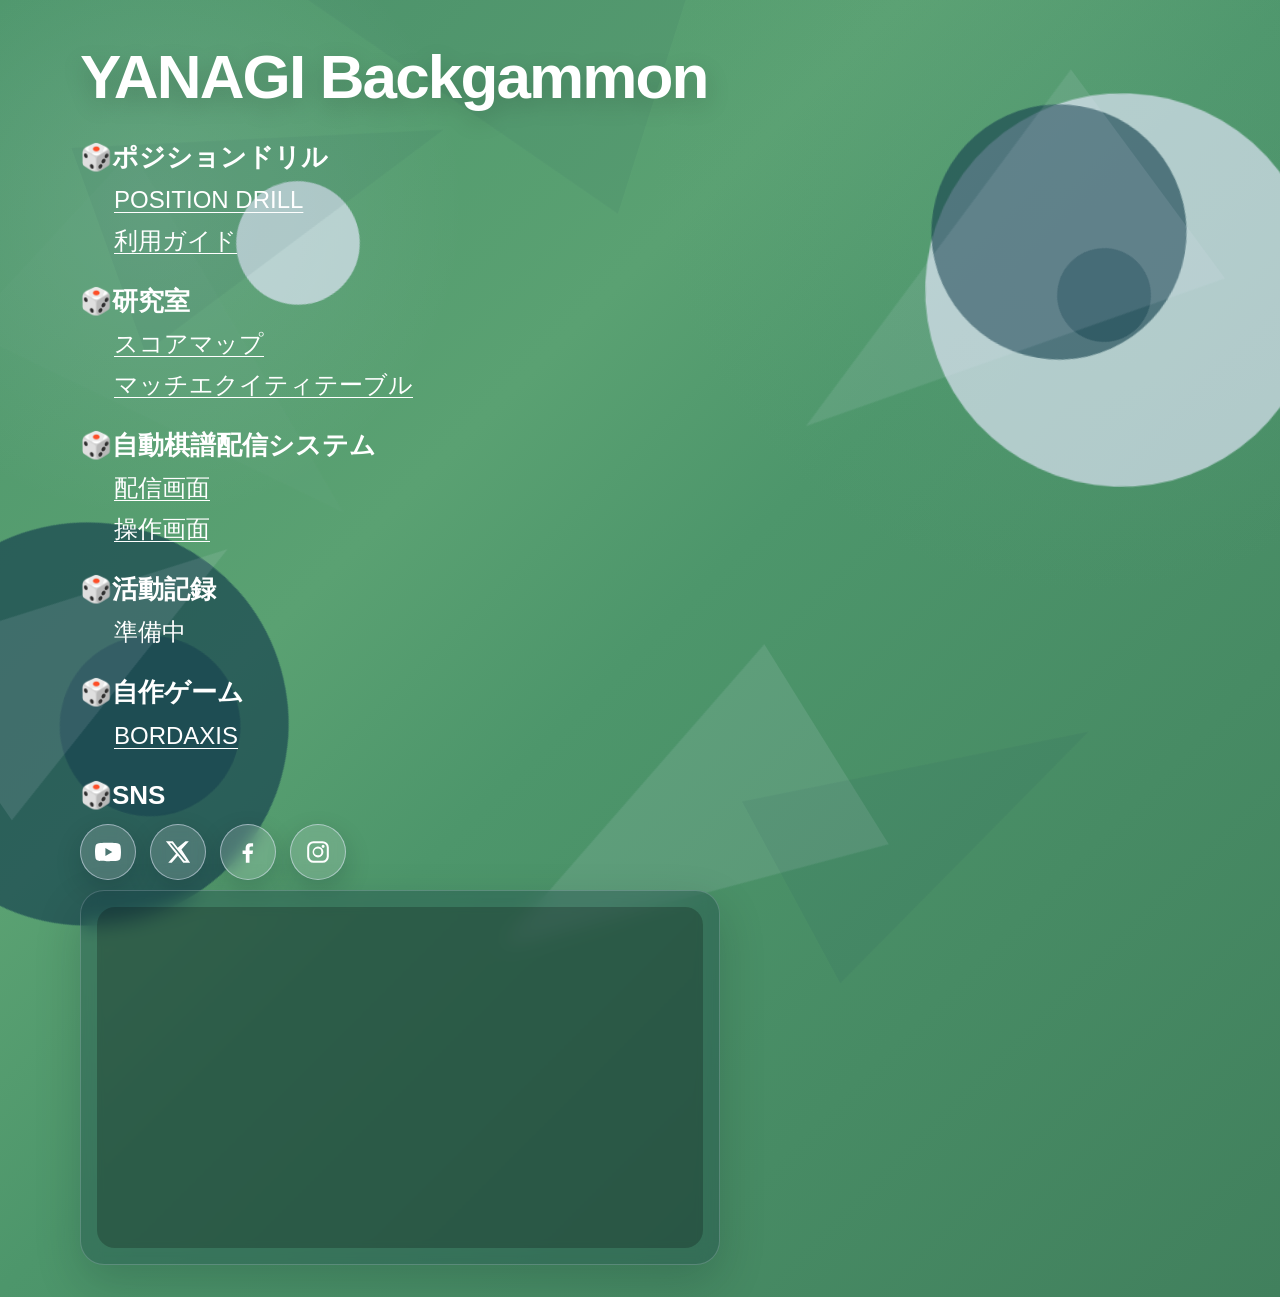
<file: index.html>
<!doctype html>
<html lang="ja">
<head>
  <meta charset="utf-8">
  <meta name="viewport" content="width=device-width, initial-scale=1">
  <meta name="theme-color" content="#4d966b">
  <meta name="description" content="YANAGI Backgammon">
  <title>YANAGI Backgammon</title>
  <link rel="apple-touch-icon" sizes="180x180" href="apple-touch-icon.png">
  <link rel="icon" type="image/png" sizes="32x32" href="favicon-32x32.png">
  <link rel="icon" type="image/png" sizes="16x16" href="favicon-16x16.png">
  <link rel="shortcut icon" href="favicon.ico">
  <link rel="stylesheet" href="./assets/style.css">
</head>
<body>
  <main class="landing" aria-label="YANAGI Backgammon">
    <div class="bg-art" aria-hidden="true">
      <span class="shape circle circle-a"></span>
      <span class="shape circle circle-b"></span>
      <span class="shape circle circle-c"></span>
      <span class="shape circle circle-d"></span>
      <span class="shape circle circle-e"></span>
      <span class="shape circle circle-f"></span>

      <span class="shape triangle triangle-a"></span>
      <span class="shape triangle triangle-b"></span>
      <span class="shape triangle triangle-c"></span>
      <span class="shape triangle triangle-d"></span>
      <span class="shape triangle triangle-e"></span>
      <span class="shape triangle triangle-f"></span>
      <span class="shape triangle triangle-g"></span>
    </div>

    <div class="content">
      <h1>YANAGI Backgammon</h1>

      <section class="menu-section" aria-labelledby="position-drill-heading">
        <h2 id="position-drill-heading">🎲ポジションドリル</h2>
        <ul class="menu-list">
          <li><a class="menu-link" href="/position-drill/">POSITION DRILL</a></li>
          <li><a class="menu-link" href="https://yanagibackgammon.github.io/position-drill/guide.html">利用ガイド</a></li>
        </ul>
      </section>

      <section class="menu-section" aria-labelledby="lab-heading">
        <h2 id="lab-heading">🎲研究室</h2>
        <ul class="menu-list">
          <li><a class="menu-link" href="https://yanagibackgammon.github.io/score-map/">スコアマップ</a></li>
          <li><a class="menu-link" href="/met/">マッチエクイティテーブル</a></li>
        </ul>
      </section>

      <section class="menu-section" aria-labelledby="replay-heading">
        <h2 id="replay-heading">🎲自動棋譜配信システム</h2>
        <ul class="menu-list">
          <li><a class="menu-link" href="https://yanagibackgammon.github.io/match-replay/">配信画面</a></li>
          <li><a class="menu-link" href="https://yanagibackgammon.github.io/match-replay/control.html">操作画面</a></li>
        </ul>
      </section>

      <section class="menu-section" aria-labelledby="activity-heading">
        <h2 id="activity-heading">🎲活動記録</h2>
        <ul class="menu-list">
          <li><span class="menu-text">準備中</span></li>
        </ul>
      </section>

      <section class="menu-section" aria-labelledby="games-heading">
        <h2 id="games-heading">🎲自作ゲーム</h2>
        <ul class="menu-list">
          <li><a class="menu-link" href="https://yanagibackgammon.github.io/bordaxis/">BORDAXIS</a></li>
        </ul>
      </section>

      <section class="menu-section sns-section" aria-labelledby="sns-heading">
        <h2 id="sns-heading">🎲SNS</h2>

        <div class="social-links" aria-label="SNS links">
          <a class="social-link" href="https://www.youtube.com/@YANAGIBackgammon" target="_blank" rel="noopener noreferrer" aria-label="YouTube">
            <svg viewBox="0 0 24 24" aria-hidden="true">
              <path d="M23.5 6.2a3 3 0 0 0-2.1-2.1C19.5 3.5 12 3.5 12 3.5s-7.5 0-9.4.6A3 3 0 0 0 .5 6.2 31.2 31.2 0 0 0 0 12c0 1.9.2 3.9.5 5.8a3 3 0 0 0 2.1 2.1c1.9.6 9.4.6 9.4.6s7.5 0 9.4-.6a3 3 0 0 0 2.1-2.1c.3-1.9.5-3.9.5-5.8s-.2-3.9-.5-5.8ZM9.6 15.7V8.3l6.4 3.7-6.4 3.7Z"/>
            </svg>
          </a>
          <a class="social-link" href="https://x.com/saelbo879" target="_blank" rel="noopener noreferrer" aria-label="X">
            <svg viewBox="0 0 24 24" aria-hidden="true">
              <path d="M18.9 2H22l-6.8 7.8L23.2 22h-6.3l-5-6.6L6.2 22H3l7.2-8.3L.8 2h6.4l4.5 6 7.2-6Zm-1.1 18h1.7L6.3 3.9H4.5L17.8 20Z"/>
            </svg>
          </a>
          <a class="social-link" href="https://www.facebook.com/nobusuke.yanagi/" target="_blank" rel="noopener noreferrer" aria-label="Facebook">
            <svg viewBox="0 0 24 24" aria-hidden="true">
              <path d="M13.4 22v-8.2h2.8l.4-3.2h-3.2V8.5c0-.9.3-1.6 1.6-1.6h1.7V4c-.3 0-1.4-.1-2.6-.1-2.6 0-4.3 1.6-4.3 4.5v2.2H7v3.2h3v8.2h3.4Z"/>
            </svg>
          </a>
          <a class="social-link" href="https://www.instagram.com/yanagi_nobusuke/" target="_blank" rel="noopener noreferrer" aria-label="Instagram">
            <svg viewBox="0 0 24 24" aria-hidden="true">
              <path d="M7.8 2h8.4A5.8 5.8 0 0 1 22 7.8v8.4a5.8 5.8 0 0 1-5.8 5.8H7.8A5.8 5.8 0 0 1 2 16.2V7.8A5.8 5.8 0 0 1 7.8 2Zm0 1.9A3.9 3.9 0 0 0 3.9 7.8v8.4a3.9 3.9 0 0 0 3.9 3.9h8.4a3.9 3.9 0 0 0 3.9-3.9V7.8a3.9 3.9 0 0 0-3.9-3.9H7.8Zm8.9 1.5a1.4 1.4 0 1 1 0 2.8 1.4 1.4 0 0 1 0-2.8ZM12 7a5 5 0 1 1 0 10 5 5 0 0 1 0-10Zm0 1.9A3.1 3.1 0 1 0 12 15a3.1 3.1 0 0 0 0-6.2Z"/>
            </svg>
          </a>
        </div>

        <div class="video-block">
          <div class="embed-card">
            <div class="embed-frame youtube-frame">
              <iframe
                src="https://www.youtube.com/embed/MWwXwWeKr2Y"
                title="YANAGI Backgammon 最新動画"
                loading="lazy"
                referrerpolicy="strict-origin-when-cross-origin"
                allow="accelerometer; autoplay; clipboard-write; encrypted-media; gyroscope; picture-in-picture; web-share"
                allowfullscreen></iframe>
            </div>
          </div>
        </div>
      </section>
    </div>
  </main>

  <script src="./assets/script.js"></script>
</body>
</html>
</file>
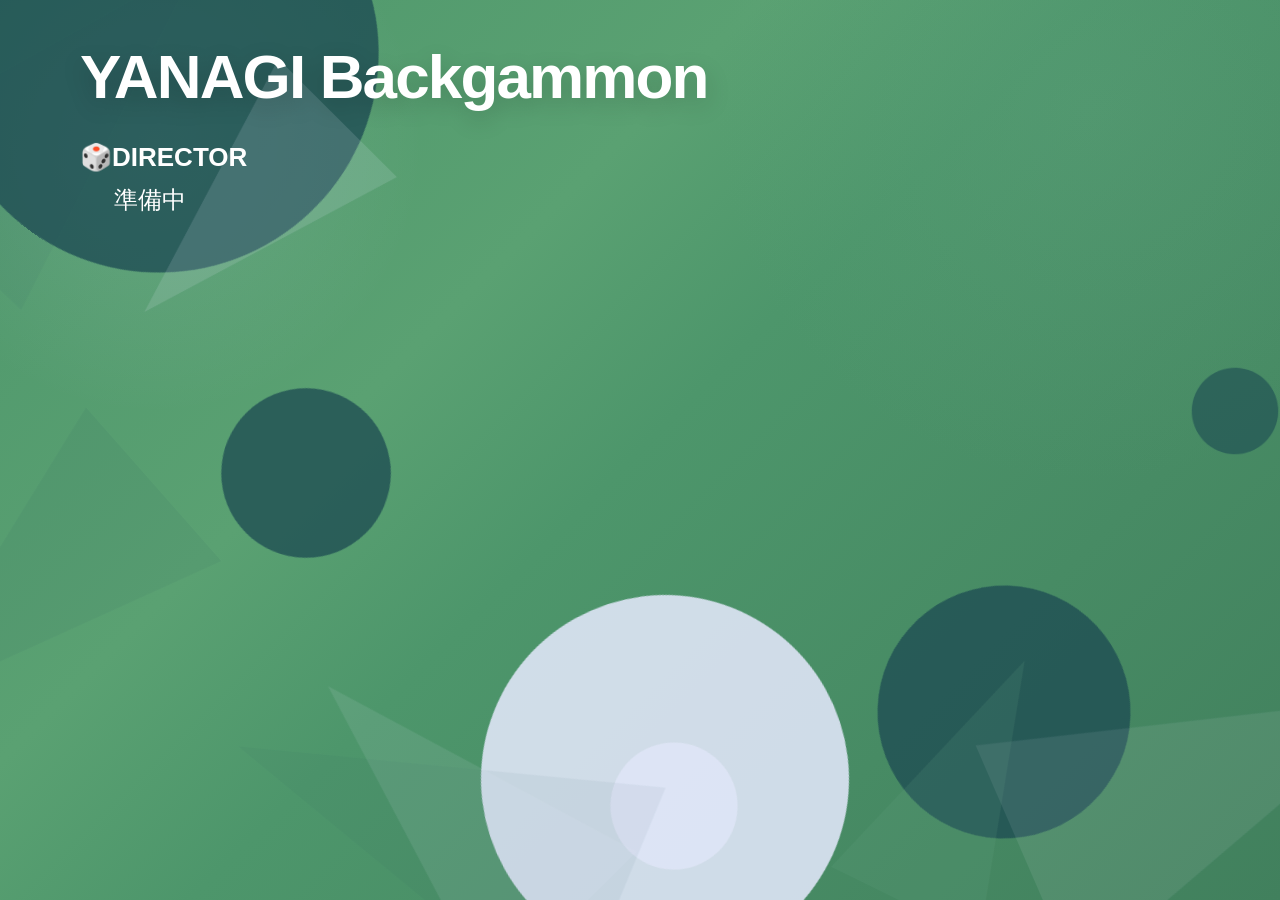
<file: director/index.html>
<!doctype html>
<html lang="ja">
<head>
  <meta charset="utf-8">
  <meta name="viewport" content="width=device-width, initial-scale=1">
  <meta name="theme-color" content="#4d966b">
  <meta name="description" content="DIRECTOR | YANAGI Backgammon">
  <title>DIRECTOR | YANAGI Backgammon</title>
  <link rel="apple-touch-icon" sizes="180x180" href="../apple-touch-icon.png">
  <link rel="icon" type="image/png" sizes="32x32" href="../favicon-32x32.png">
  <link rel="icon" type="image/png" sizes="16x16" href="../favicon-16x16.png">
  <link rel="shortcut icon" href="../favicon.ico">
  <link rel="stylesheet" href="../assets/style.css">
</head>
<body>
  <main class="landing" aria-label="DIRECTOR">
    <div class="bg-art" aria-hidden="true">
      <span class="shape circle circle-a"></span>
      <span class="shape circle circle-b"></span>
      <span class="shape circle circle-c"></span>
      <span class="shape circle circle-d"></span>
      <span class="shape circle circle-e"></span>
      <span class="shape circle circle-f"></span>

      <span class="shape triangle triangle-a"></span>
      <span class="shape triangle triangle-b"></span>
      <span class="shape triangle triangle-c"></span>
      <span class="shape triangle triangle-d"></span>
      <span class="shape triangle triangle-e"></span>
      <span class="shape triangle triangle-f"></span>
      <span class="shape triangle triangle-g"></span>
    </div>

    <div class="content">
      <h1>YANAGI Backgammon</h1>

      <section class="menu-section" aria-labelledby="page-heading">
        <h2 id="page-heading">🎲DIRECTOR</h2>
        <ul class="menu-list">
          <li><span class="menu-text">準備中</span></li>
        </ul>
      </section>
    </div>
  </main>

  <script src="../assets/script.js"></script>
</body>
</html>
</file>
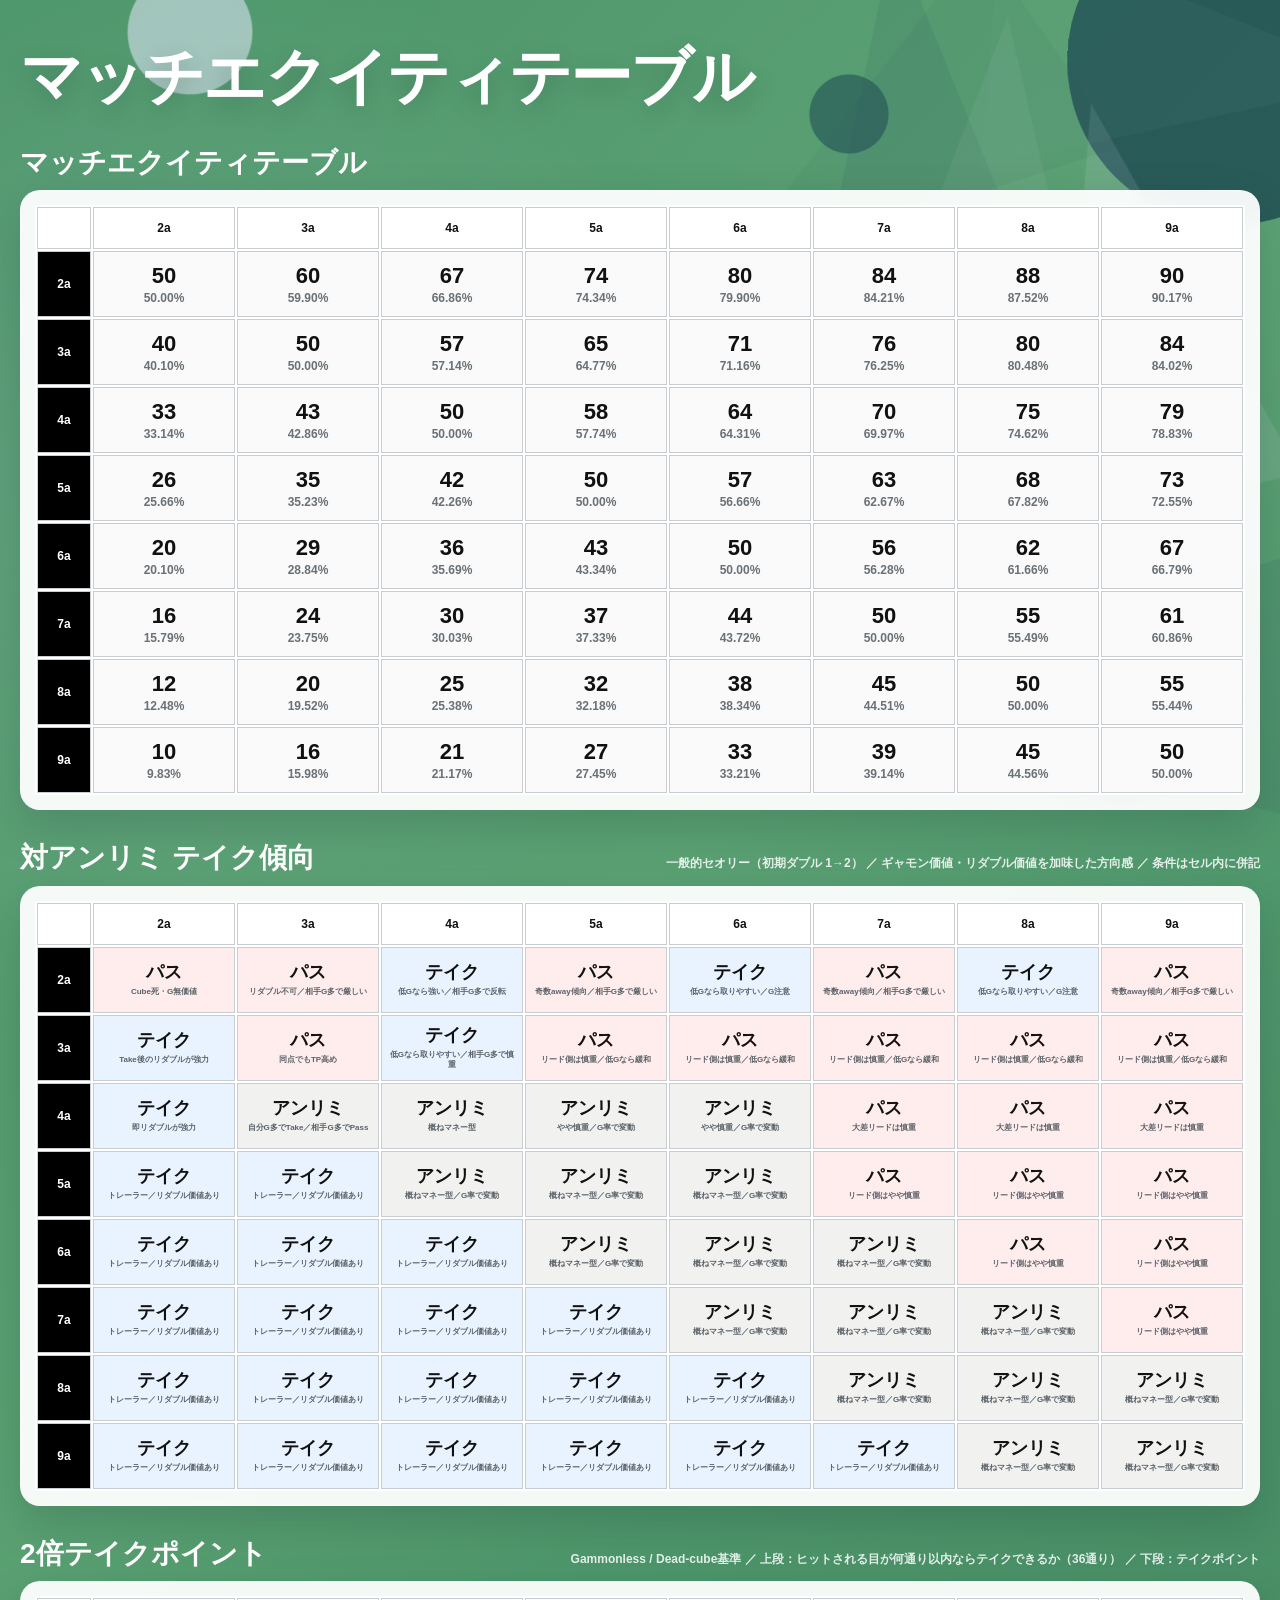
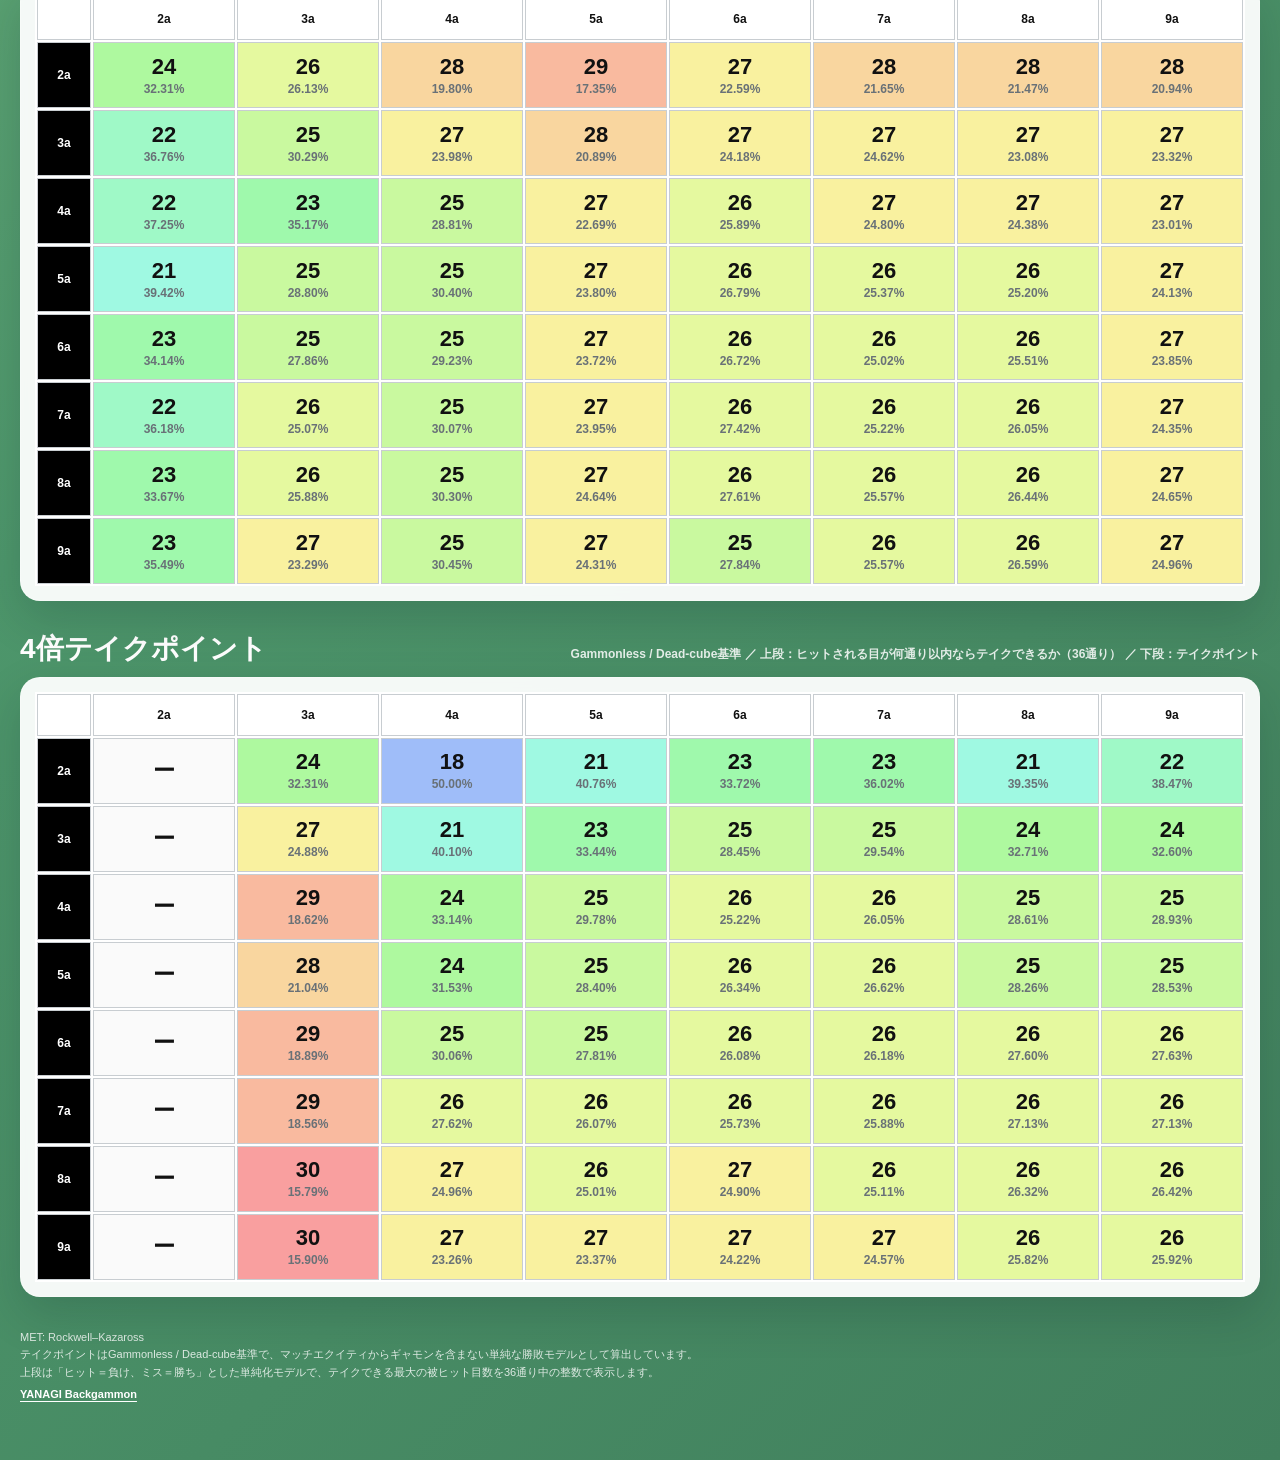
<file: met/index.html>
<!doctype html>
<html lang="ja">
<head>
  <meta charset="utf-8">
  <meta name="viewport" content="width=device-width, initial-scale=1">
  <meta name="theme-color" content="#4d966b">
  <meta name="description" content="バックギャモンのマッチエクイティテーブルと2倍・4倍テイクポイント">
  <title>マッチエクイティテーブル | YANAGI Backgammon</title>
  <link rel="apple-touch-icon" sizes="180x180" href="../apple-touch-icon.png">
  <link rel="icon" type="image/png" sizes="32x32" href="../favicon-32x32.png">
  <link rel="icon" type="image/png" sizes="16x16" href="../favicon-16x16.png">
  <link rel="shortcut icon" href="../favicon.ico">
  <link rel="stylesheet" href="../assets/style.css">
  <link rel="stylesheet" href="./styles.css">
</head>
<body>
  <main class="landing met-landing" aria-label="マッチエクイティテーブル">
    <div class="bg-art" aria-hidden="true">
      <span class="shape circle circle-a"></span>
      <span class="shape circle circle-b"></span>
      <span class="shape circle circle-c"></span>
      <span class="shape circle circle-d"></span>
      <span class="shape circle circle-e"></span>
      <span class="shape circle circle-f"></span>

      <span class="shape triangle triangle-a"></span>
      <span class="shape triangle triangle-b"></span>
      <span class="shape triangle triangle-c"></span>
      <span class="shape triangle triangle-d"></span>
      <span class="shape triangle triangle-e"></span>
      <span class="shape triangle triangle-f"></span>
      <span class="shape triangle triangle-g"></span>
    </div>

    <div class="content met-content">
      <h1>マッチエクイティテーブル</h1>

      <section class="met-section" aria-labelledby="met-heading">
        <div class="section-title-row">
          <h2 id="met-heading">マッチエクイティテーブル</h2>
        </div>
        <div class="table-card">
          <div class="table-wrap">
            <table id="met-table" class="met-table" aria-label="2-away〜9-away マッチエクイティテーブル"></table>
          </div>
        </div>
      </section>

      <section class="met-section" aria-labelledby="tendency-heading">
        <div class="section-title-row">
          <h2 id="tendency-heading">対アンリミ テイク傾向</h2>
          <p>一般的セオリー（初期ダブル 1→2） ／ ギャモン価値・リダブル価値を加味した方向感 ／ 条件はセル内に併記</p>
        </div>
        <div class="table-card">
          <div class="table-wrap">
            <table id="tendency-table" class="met-table tendency-table" aria-label="各スコアのアンリミ比テイク傾向"></table>
          </div>
        </div>
      </section>

      <section class="met-section" aria-labelledby="take2-heading">
        <div class="section-title-row">
          <h2 id="take2-heading">2倍テイクポイント</h2>
          <p>Gammonless / Dead-cube基準 ／ 上段：ヒットされる目が何通り以内ならテイクできるか（36通り） ／ 下段：テイクポイント</p>
        </div>
        <div class="table-card">
          <div class="table-wrap">
            <table id="take2-table" class="met-table" aria-label="2倍テイクポイント"></table>
          </div>
        </div>
      </section>

      <section class="met-section" aria-labelledby="take4-heading">
        <div class="section-title-row">
          <h2 id="take4-heading">4倍テイクポイント</h2>
          <p>Gammonless / Dead-cube基準 ／ 上段：ヒットされる目が何通り以内ならテイクできるか（36通り） ／ 下段：テイクポイント</p>
        </div>
        <div class="table-card">
          <div class="table-wrap">
            <table id="take4-table" class="met-table" aria-label="4倍テイクポイント"></table>
          </div>
        </div>
      </section>

      <div class="met-footer">
        <p>MET: Rockwell–Kazaross</p>
        <p>テイクポイントはGammonless / Dead-cube基準で、マッチエクイティからギャモンを含まない単純な勝敗モデルとして算出しています。</p>
        <p>上段は「ヒット＝負け、ミス＝勝ち」とした単純化モデルで、テイクできる最大の被ヒット目数を36通り中の整数で表示します。</p>
        <a href="../">YANAGI Backgammon</a>
      </div>
    </div>
  </main>

  <script src="../assets/script.js"></script>
  <script src="./app.js"></script>
</body>
</html>
</file>
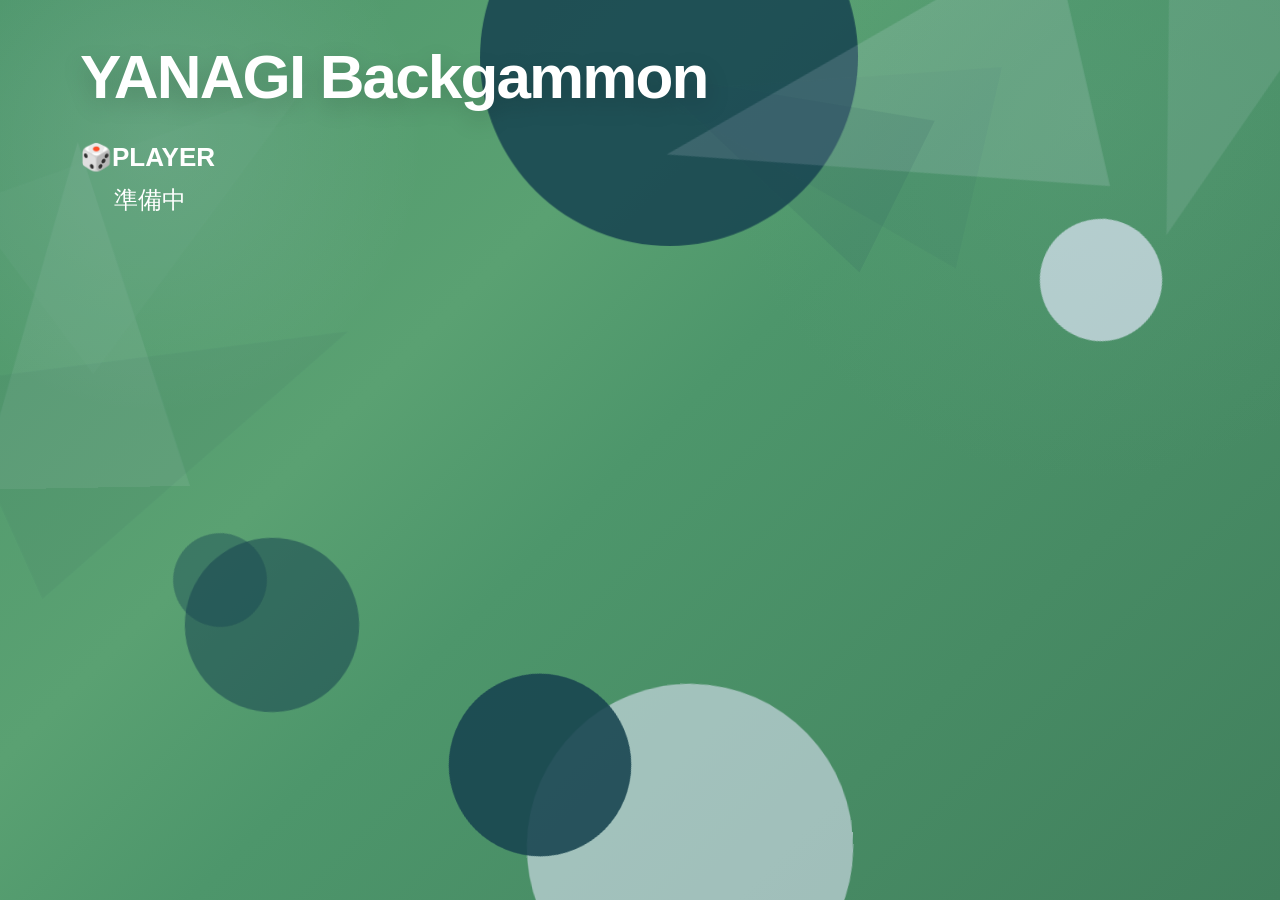
<file: player/index.html>
<!doctype html>
<html lang="ja">
<head>
  <meta charset="utf-8">
  <meta name="viewport" content="width=device-width, initial-scale=1">
  <meta name="theme-color" content="#4d966b">
  <meta name="description" content="PLAYER | YANAGI Backgammon">
  <title>PLAYER | YANAGI Backgammon</title>
  <link rel="apple-touch-icon" sizes="180x180" href="../apple-touch-icon.png">
  <link rel="icon" type="image/png" sizes="32x32" href="../favicon-32x32.png">
  <link rel="icon" type="image/png" sizes="16x16" href="../favicon-16x16.png">
  <link rel="shortcut icon" href="../favicon.ico">
  <link rel="stylesheet" href="../assets/style.css">
</head>
<body>
  <main class="landing" aria-label="PLAYER">
    <div class="bg-art" aria-hidden="true">
      <span class="shape circle circle-a"></span>
      <span class="shape circle circle-b"></span>
      <span class="shape circle circle-c"></span>
      <span class="shape circle circle-d"></span>
      <span class="shape circle circle-e"></span>
      <span class="shape circle circle-f"></span>

      <span class="shape triangle triangle-a"></span>
      <span class="shape triangle triangle-b"></span>
      <span class="shape triangle triangle-c"></span>
      <span class="shape triangle triangle-d"></span>
      <span class="shape triangle triangle-e"></span>
      <span class="shape triangle triangle-f"></span>
      <span class="shape triangle triangle-g"></span>
    </div>

    <div class="content">
      <h1>YANAGI Backgammon</h1>

      <section class="menu-section" aria-labelledby="page-heading">
        <h2 id="page-heading">🎲PLAYER</h2>
        <ul class="menu-list">
          <li><span class="menu-text">準備中</span></li>
        </ul>
      </section>
    </div>
  </main>

  <script src="../assets/script.js"></script>
</body>
</html>
</file>
<file: assets/style.css>
:root {
  --green: #4d966b;
  --teal: #16434f;
  --teal-soft: rgba(22, 67, 79, 0.90);
  --mist: #e8eaff;
}

* { box-sizing: border-box; }

html, body {
  width: 100%;
  min-height: 100%;
  margin: 0;
}

body {
  min-height: 100vh;
  color: var(--mist);
  background:
    radial-gradient(circle at 12% 16%, rgba(232,234,255,.12), transparent 20%),
    radial-gradient(circle at 85% 12%, rgba(109,169,138,.18), transparent 28%),
    linear-gradient(135deg, var(--green) 0%, #5aa172 35%, #4d966b 50%, #41805d 100%);
  font-family: Inter, "Helvetica Neue", Arial, "Noto Sans JP", sans-serif;
  -webkit-font-smoothing: antialiased;
  overflow-x: hidden;
}

.landing {
  position: relative;
  min-height: 100vh;
  display: grid;
  place-items: start center;
  isolation: isolate;
  overflow: hidden;
}

.bg-art {
  position: absolute;
  inset: 0;
  overflow: hidden;
  pointer-events: none;
  z-index: 0;
}

.shape {
  position: absolute;
  opacity: .96;
  will-change: transform, top, left, opacity;
}

.circle {
  border-radius: 50%;
  background: var(--teal);
}

.circle-a { width: 360px; height: 360px; }
.circle-b { width: 320px; height: 320px; background: var(--mist); }
.circle-c { width: 220px; height: 220px; }
.circle-d { width: 160px; height: 160px; background: rgba(22, 67, 79, .82); }
.circle-e { width: 120px; height: 120px; background: rgba(232, 234, 255, .72); }
.circle-f { width: 92px; height: 92px; background: rgba(22, 67, 79, .72); }

.triangle {
  width: 0;
  height: 0;
  border-left: 110px solid transparent;
  border-right: 110px solid transparent;
  border-bottom: 360px solid rgba(232, 234, 255, 0.42);
}

.triangle-b,
.triangle-d,
.triangle-g { border-bottom-color: rgba(22, 67, 79, 0.38); }
.triangle-c,
.triangle-e { border-bottom-color: rgba(232, 234, 255, 0.44); }
.triangle-f { border-bottom-color: rgba(109,169,138,.56); }

.content {
  position: relative;
  z-index: 2;
  width: min(1120px, calc(100% - 40px));
  display: grid;
  justify-items: start;
  gap: 24px;
  padding: 44px 0 32px;
  text-align: left;
}

h1 {
  margin: 0 0 6px;
  color: #ffffff;
  font-size: clamp(34px, 6vw, 62px);
  font-weight: 800;
  letter-spacing: -.03em;
  line-height: 1.05;
  width: 100%;
  text-align: left;
  text-shadow: 0 8px 24px rgba(0,0,0,.18);
}

.menu-section {
  width: 100%;
  display: grid;
  gap: 8px;
}

.menu-section h2,
.video-block h3 {
  margin: 0;
  color: #ffffff;
  font-size: clamp(20px, 2.2vw, 26px);
  font-weight: 800;
  line-height: 1.4;
}

.menu-list {
  margin: 0;
  padding: 0 0 0 34px;
  list-style: none;
  display: grid;
  gap: 6px;
}

.menu-list li {
  color: #ffffff;
  font-size: clamp(18px, 2vw, 24px);
  line-height: 1.45;
}

.menu-link,
.menu-text {
  color: #ffffff;
}

.menu-link {
  text-decoration: underline;
  text-decoration-thickness: 1px;
  text-underline-offset: 4px;
}

.menu-link:hover,
.menu-link:focus-visible {
  opacity: .78;
  outline: none;
}

.video-block {
  width: min(640px, 100%);
  display: grid;
  gap: 10px;
  margin-top: 2px;
}

.embed-card {
  padding: 16px;
  border: 1px solid rgba(232,234,255,.20);
  border-radius: 24px;
  background: rgba(16,54,64,.32);
  backdrop-filter: blur(10px);
  box-shadow: 0 18px 46px rgba(7,24,28,.18);
  text-align: left;
}

.embed-frame {
  overflow: hidden;
  border-radius: 18px;
  background: rgba(0,0,0,.22);
}

.youtube-frame { aspect-ratio: 16 / 9; }

.youtube-frame iframe {
  width: 100%;
  height: 100%;
  border: 0;
}

.social-links {
  display: flex;
  align-items: center;
  justify-content: flex-start;
  gap: 14px;
  flex-wrap: wrap;
  margin-top: 2px;
}

.social-link {
  width: 56px;
  height: 56px;
  display: inline-flex;
  align-items: center;
  justify-content: center;
  border-radius: 50%;
  background: rgba(255,255,255,.16);
  border: 1px solid rgba(232,234,255,.52);
  box-shadow: 0 10px 26px rgba(7,24,28,.18);
  backdrop-filter: blur(8px);
  transition: transform .18s ease, background-color .18s ease, box-shadow .18s ease;
}

.social-link:hover,
.social-link:focus-visible {
  transform: translateY(-3px);
  background: rgba(22,67,79,.88);
  box-shadow: 0 16px 34px rgba(7,24,28,.26);
  outline: none;
}

.social-link svg {
  width: 26px;
  height: 26px;
  fill: #ffffff;
}

@media (max-width: 700px) {
  .triangle {
    border-left-width: 78px;
    border-right-width: 78px;
    border-bottom-width: 250px;
  }

  .circle-a { width: 280px; height: 280px; }
  .circle-b { width: 260px; height: 260px; }
  .circle-c { width: 180px; height: 180px; }
  .circle-d { width: 110px; height: 110px; }

  .circle-e,
  .circle-f { display: none; }

  .content {
    gap: 20px;
    width: calc(100% - 28px);
    padding: 28px 0 24px;
  }

  .menu-list {
    padding-left: 26px;
  }

  .menu-list li {
    font-size: clamp(17px, 4.8vw, 22px);
  }

  .video-block {
    width: 100%;
  }

  .embed-card {
    padding: 12px;
    border-radius: 18px;
  }

  .embed-frame {
    border-radius: 14px;
  }

  .social-link { width: 52px; height: 52px; }
  .social-link svg { width: 24px; height: 24px; }
}

@media (prefers-reduced-motion: reduce) {
  .social-link { transition: none; }
}
</file>
<file: met/styles.css>
:root{
  --met-theme:#B7924B;
  --met-active:#6F5424;
  --met-line:#c8cdd1;
  --met-soft:#f7f7f5;
}

.met-landing{
  overflow:visible;
}

.met-content{
  width:min(1380px,calc(100% - 40px));
  gap:30px;
  padding-bottom:56px;
}

.met-section{
  width:100%;
  display:grid;
  gap:9px;
}

.section-title-row{
  display:flex;
  align-items:baseline;
  justify-content:space-between;
  gap:18px;
  flex-wrap:wrap;
}

.section-title-row h2{
  margin:0;
  color:#fff;
  font-size:clamp(21px,2.3vw,28px);
  font-weight:800;
  line-height:1.3;
}

.section-title-row p{
  margin:0;
  color:rgba(255,255,255,.86);
  font-size:12px;
  font-weight:700;
  line-height:1.4;
}

.table-card{
  width:100%;
  padding:14px;
  border:1px solid rgba(255,255,255,.28);
  border-radius:20px;
  background:rgba(255,255,255,.94);
  box-shadow:0 18px 46px rgba(7,24,28,.16);
  backdrop-filter:blur(9px);
}

.table-wrap{
  width:100%;
  overflow:hidden;
  background:#fff;
}

.met-table{
  width:100%;
  border-collapse:separate;
  border-spacing:2px;
  table-layout:fixed;
  background:#fff;
  color:#111;
}

.met-table th,
.met-table td{
  height:66px;
  padding:4px 2px;
  border:1px solid var(--met-line);
  text-align:center;
  vertical-align:middle;
}

.met-table thead th{
  height:42px;
  background:#fff;
  color:#111;
  font-size:12px;
  font-weight:900;
}

.met-table .corner{
  width:54px;
  color:#596167;
  font-size:9px;
  font-weight:800;
}

.met-table .black-axis{
  width:54px;
  background:#000;
  color:#fff;
  font-size:12px;
  font-weight:900;
}

.met-cell{
  background:#fafafa;
}

.cell-primary{
  display:block;
  color:#111;
  font-size:22px;
  font-weight:900;
  line-height:1;
  font-variant-numeric:tabular-nums;
}

.cell-secondary{
  display:block;
  margin-top:5px;
  color:#697177;
  font-size:12px;
  font-weight:800;
  line-height:1;
  font-variant-numeric:tabular-nums;
}

.met-footer{
  width:100%;
  padding-top:2px;
  color:rgba(255,255,255,.82);
  font-size:11px;
  line-height:1.6;
}

.met-footer p{
  margin:0;
}

.met-footer a{
  display:inline-block;
  margin-top:5px;
  color:#fff;
  font-weight:800;
  text-underline-offset:3px;
}

@media(max-width:700px){
  .met-content{
    width:calc(100% - 16px);
    gap:24px;
    padding-top:26px;
    padding-bottom:36px;
  }

  .section-title-row{
    gap:4px 12px;
  }

  .section-title-row p{
    width:100%;
    font-size:10px;
  }

  .table-card{
    padding:6px;
    border-radius:12px;
  }

  .met-table{
    border-spacing:1px;
  }

  .met-table th,
  .met-table td{
    height:50px;
    padding:2px 0;
  }

  .met-table thead th{
    height:32px;
    font-size:9px;
  }

  .met-table .corner,
  .met-table .black-axis{
    width:30px;
    font-size:9px;
  }

  .met-table .corner{
    font-size:7px;
  }

  .cell-primary{
    font-size:15px;
  }

  .cell-secondary{
    margin-top:4px;
    font-size:8.5px;
    letter-spacing:-.02em;
  }
}

@media(max-width:390px){
  .met-content{
    width:calc(100% - 10px);
  }

  .table-card{
    padding:4px;
  }

  .met-table th,
  .met-table td{
    height:46px;
  }

  .met-table .corner,
  .met-table .black-axis{
    width:27px;
  }

  .cell-primary{
    font-size:14px;
  }

  .cell-secondary{
    font-size:8px;
  }
}

.take-cell{
  cursor:pointer;
  transition:filter .15s ease, transform .15s ease, box-shadow .15s ease;
}

.take-cell:hover,
.take-cell:focus-visible{
  filter:saturate(1.18) brightness(.98);
  outline:2px solid rgba(17,17,17,.72);
  outline-offset:-3px;
}

.take-cell:active{
  transform:scale(.985);
}

.formula-modal{
  position:fixed;
  inset:0;
  z-index:10000;
  display:none;
  align-items:center;
  justify-content:center;
  padding:20px;
}

.formula-modal.is-open{
  display:flex;
}

.formula-modal-backdrop{
  position:absolute;
  inset:0;
  background:rgba(0,0,0,.58);
  backdrop-filter:blur(4px);
}

.formula-modal-panel{
  position:relative;
  z-index:1;
  width:min(620px,100%);
  max-height:min(82vh,760px);
  overflow:auto;
  padding:24px;
  border-radius:18px;
  background:#fff;
  color:#111;
  box-shadow:0 24px 80px rgba(0,0,0,.34);
}

.formula-modal-panel h3{
  margin:0 44px 18px 0;
  font-size:20px;
  line-height:1.4;
}

.formula-modal-close{
  position:absolute;
  top:12px;
  right:14px;
  width:36px;
  height:36px;
  border:0;
  border-radius:50%;
  background:#eee;
  color:#111;
  font-size:26px;
  line-height:1;
  cursor:pointer;
}

.formula-modal-body{
  display:grid;
  gap:10px;
}

.formula-step{
  padding:12px 14px;
  border:1px solid #d9dddf;
  border-radius:12px;
  background:#fafafa;
  font-size:13px;
  line-height:1.6;
}

.formula-step strong{
  display:block;
  margin-bottom:4px;
  font-size:14px;
}

.formula-result{
  background:#f3f5f5;
}

.formula-equation{
  overflow-wrap:anywhere;
  font-family:ui-monospace,SFMono-Regular,Menlo,Consolas,monospace;
  font-size:12px;
}

.formula-value{
  margin-top:3px;
  font-size:17px;
  font-weight:900;
  font-variant-numeric:tabular-nums;
}

.formula-modal-open{
  overflow:hidden;
}

@media(max-width:700px){
  .formula-modal{
    padding:10px;
  }

  .formula-modal-panel{
    max-height:88vh;
    padding:18px 14px 16px;
    border-radius:14px;
  }

  .formula-modal-panel h3{
    margin-right:40px;
    font-size:17px;
  }

  .formula-step{
    padding:10px 11px;
    font-size:12px;
  }

  .formula-step strong{
    font-size:13px;
  }

  .formula-equation{
    font-size:11px;
  }

  .formula-value{
    font-size:16px;
  }
}


.tendency-cell{
  background:#f8f8f7;
}

.tendency-cell.tendency-take{
  background:#e9f3ff;
}

.tendency-cell.tendency-pass{
  background:#ffecec;
}

.tendency-cell.tendency-even{
  background:#f1f1ef;
}

.tendency-primary{
  display:flex;
  align-items:baseline;
  justify-content:center;
  gap:2px;
  font-size:18px;
  white-space:nowrap;
}

.tendency-word{
  font-size:1em;
}

.tendency-suffix{
  font-size:.5em;
  font-weight:900;
}


.tendency-condition{
  display:block;
  margin-top:6px;
  padding:0 2px;
  color:#596167;
  font-size:8px;
  font-weight:800;
  line-height:1.2;
}
@media(max-width:700px){
  .tendency-primary{
    gap:1px;
    font-size:12px;
  }

  .tendency-condition{
    margin-top:4px;
    font-size:6.7px;
    line-height:1.15;
  }
}

@media(max-width:390px){
  .tendency-primary{
    font-size:11px;
  }

  .tendency-condition{
    font-size:6.2px;
  }
}
</file>
